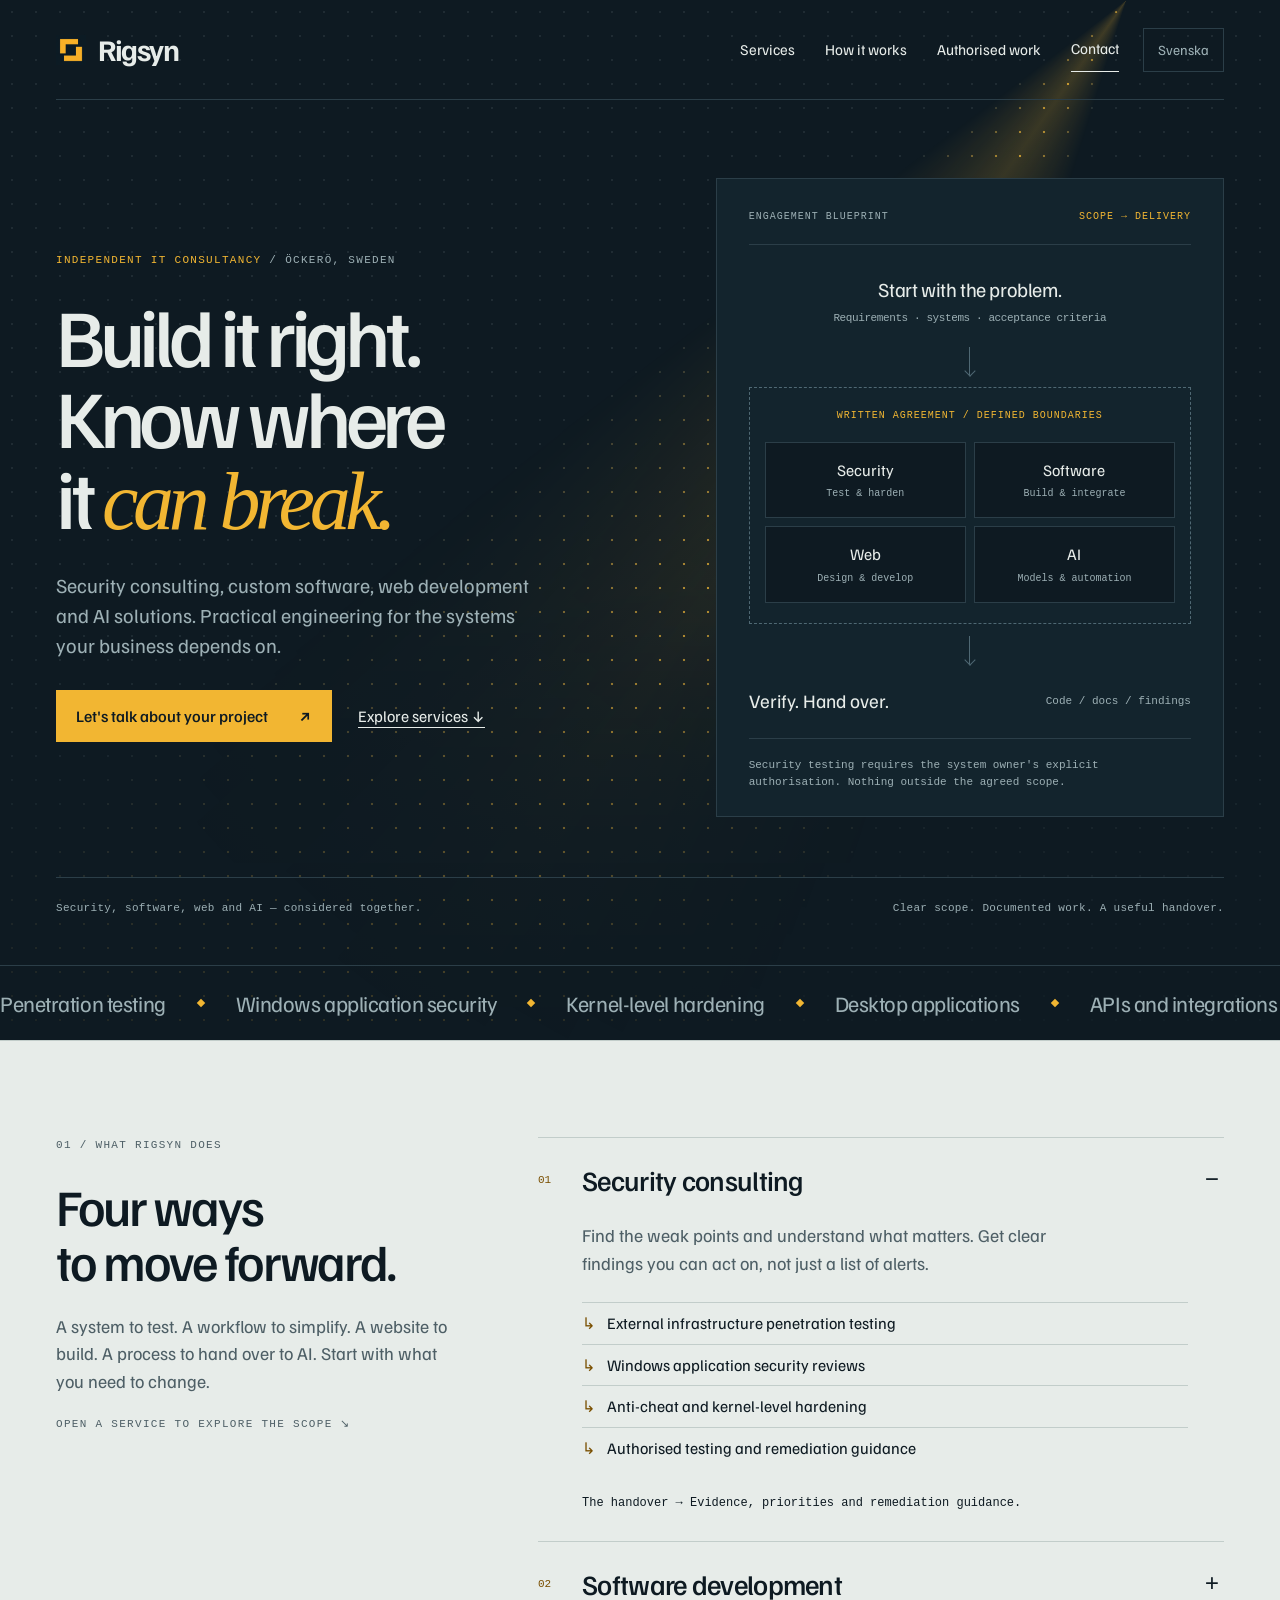
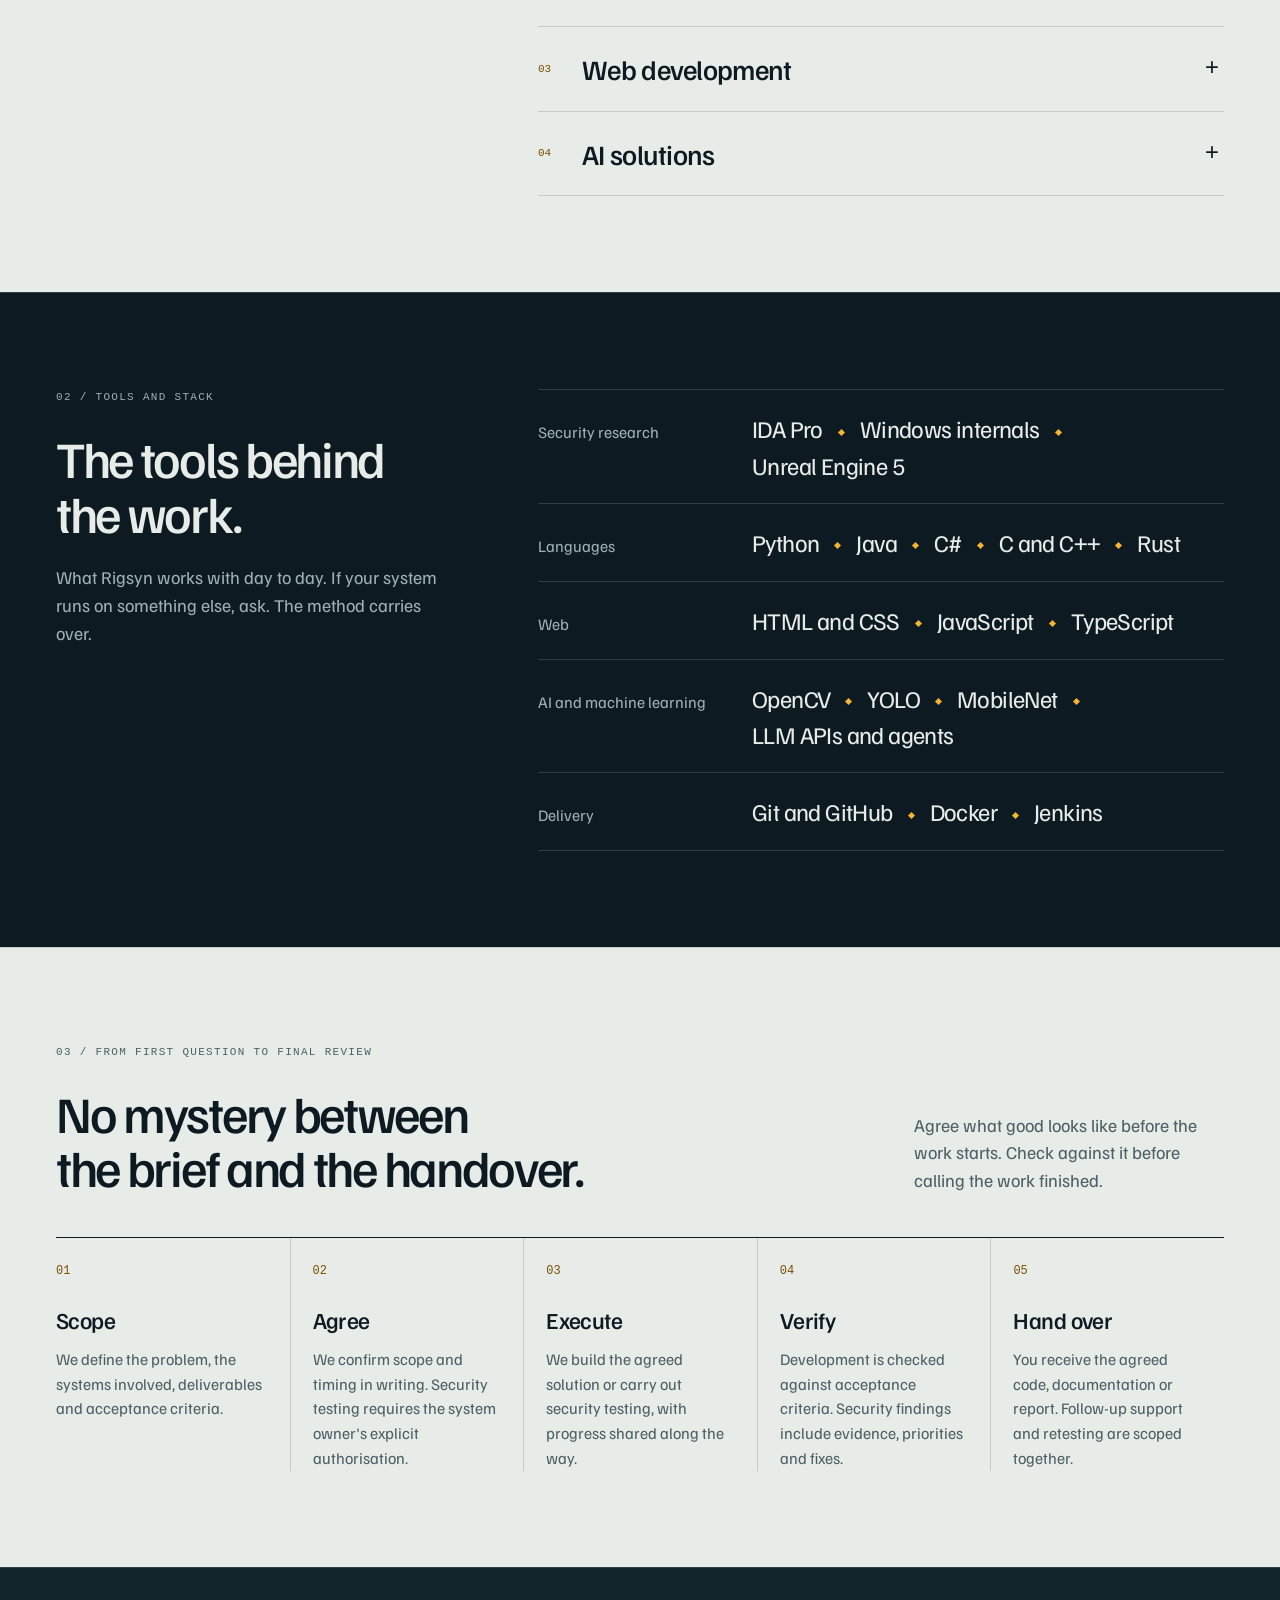
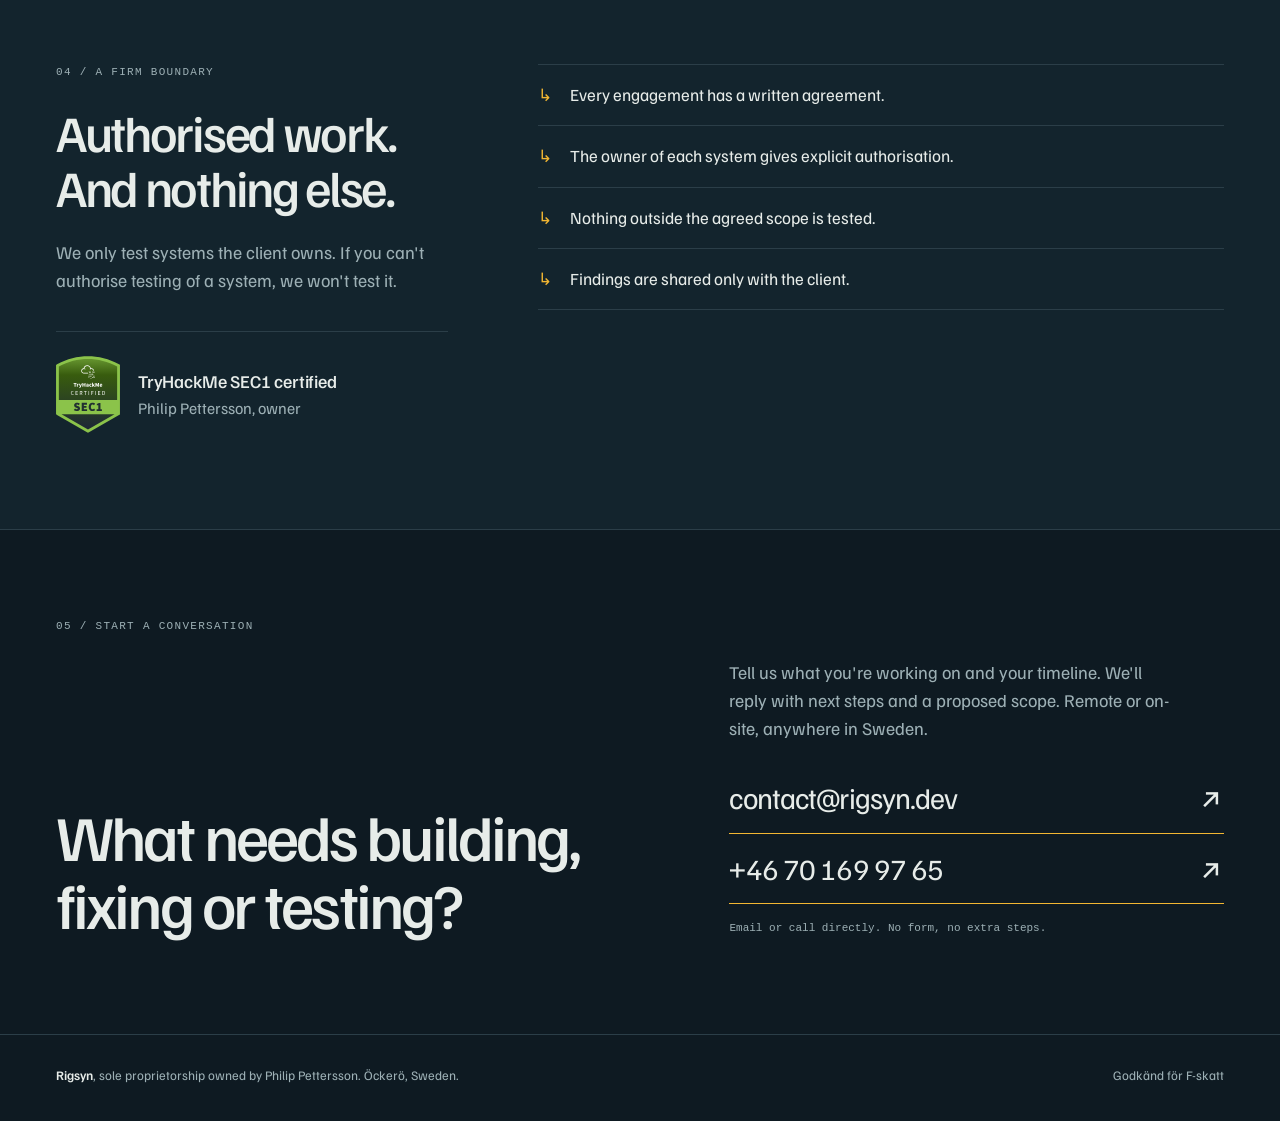
<file: index.html>
<!doctype html>
<html lang="en">
<head>
<meta charset="utf-8">
<meta name="viewport" content="width=device-width, initial-scale=1">
<title>Rigsyn – Security, software, web & AI | Öckerö, Sweden</title>
<meta name="description" content="Rigsyn is an IT consultancy in Öckerö, Sweden, offering security testing, software development, web development and AI solutions. Practical engineering, clearly scoped.">
<link rel="canonical" href="https://rigsyn.dev/">
<meta property="og:type" content="website">
<meta property="og:site_name" content="Rigsyn">
<meta property="og:locale" content="en_GB">
<meta property="og:locale:alternate" content="sv_SE">
<meta property="og:url" content="https://rigsyn.dev/">
<meta property="og:title" content="Rigsyn – Build it right. Know where it can break.">
<meta property="og:description" content="Security testing, software development, web development and AI solutions from Öckerö, Sweden.">
<meta property="og:image" content="https://rigsyn.dev/assets/og.png">
<meta property="og:image:width" content="1200">
<meta property="og:image:height" content="630">
<meta name="twitter:card" content="summary_large_image">
<meta name="color-scheme" content="dark light">
<meta name="theme-color" content="#0e1a22">
<link rel="icon" href="/favicon.ico" sizes="16x16 32x32 48x48 64x64 128x128 256x256" type="image/x-icon">
<link rel="icon" href="/favicon-96x96.png" sizes="96x96" type="image/png">
<link rel="apple-touch-icon" href="/apple-touch-icon.png" sizes="180x180">
<link rel="preconnect" href="https://fonts.googleapis.com">
<link rel="preconnect" href="https://fonts.gstatic.com" crossorigin>
<link href="https://fonts.googleapis.com/css2?family=Familjen+Grotesk:ital,wght@0,400;0,500;0,600;0,700;1,400;1,500&display=swap" rel="stylesheet">
<link rel="stylesheet" href="styles.css">
<link rel="alternate" hreflang="en" href="https://rigsyn.dev/">
<link rel="alternate" hreflang="sv" href="https://rigsyn.dev/sv/">
<link rel="alternate" hreflang="x-default" href="https://rigsyn.dev/">
<script type="application/ld+json">
{"@context":"https://schema.org","@type":"ProfessionalService","name":"Rigsyn","url":"https://rigsyn.dev/","image":"https://rigsyn.dev/assets/og.png","email":"contact@rigsyn.dev","telephone":"+46701699765","description":"IT consultancy offering security testing, software development, web development and AI solutions.","address":{"@type":"PostalAddress","addressLocality":"Öckerö","addressCountry":"SE"},"areaServed":{"@type":"Country","name":"Sweden"},"founder":{"@type":"Person","name":"Philip Pettersson"},"knowsAbout":["Penetration testing","Application security","Software development","Web development","Machine learning","LLM integrations"]}
</script>
<script>
// Swedish browsers get /sv/ unless the visitor has picked a language with the switch.
try{var lang=localStorage.getItem("lang")||((navigator.languages&&navigator.languages[0])||navigator.language||"").slice(0,2).toLowerCase();if(lang==="sv")location.replace("sv/"+location.hash)}catch(e){}
</script>
</head>
<body>
<a class="skip" href="#main">Skip to content</a>
<div class="beam" aria-hidden="true"></div>

<header class="site-head">
  <div class="wrap">
    <a class="brand" href="#top" aria-label="Rigsyn home"><img class="brand-mark" src="/favicon-96x96.png" width="30" height="30" alt="" decoding="async">Rigsyn</a>
    <nav aria-label="Main">
      <a href="#services">Services</a>
      <a href="#process">How it works</a>
      <a href="#authorised">Authorised work</a>
      <a href="#contact">Contact</a>
    </nav>
    <a class="lang" href="sv/" hreflang="sv" lang="sv" onclick="try{localStorage.setItem('lang','sv')}catch(e){}">Svenska</a>
  </div>
</header>

<main id="main" tabindex="-1">
  <div class="hero" id="top"><div class="wrap"><div class="hero-grid"><div>
<p class="eyebrow"><span class="accent">Independent IT consultancy</span> / Öckerö, Sweden</p>
<h1>Build it right.<br>Know where<br>it <em>can break.</em></h1>
<p class="lede">Security consulting, custom software, web development and AI solutions. Practical engineering for the systems your business depends on.</p>
<div class="cta-row"><a class="btn" href="#contact">Let's talk about your project <span aria-hidden="true">↗</span></a><a class="text-link" href="#services">Explore services ↓</a></div>
</div><figure class="blueprint" aria-label="Engagement diagram: agree the scope, carry out security, software, web or AI work, then verify and hand over.">
<div class="diagram-head"><span>Engagement blueprint</span><span>Scope → delivery</span></div>
<div class="diagram-entry">Start with the problem.<small>Requirements · systems · acceptance criteria</small></div><div class="connector" aria-hidden="true"></div>
<div class="boundary"><p class="boundary-label">Written agreement / defined boundaries</p><div class="disciplines"><div class="discipline">Security<span>Test & harden</span></div><div class="discipline">Software<span>Build & integrate</span></div><div class="discipline">Web<span>Design & develop</span></div><div class="discipline">AI<span>Models & automation</span></div></div></div>
<div class="connector" aria-hidden="true"></div><div class="diagram-output"><span>Verify. Hand over.</span><span>Code / docs / findings</span></div>
<figcaption>Security testing requires the system owner's explicit authorisation. Nothing outside the agreed scope.</figcaption></figure></div>
<div class="hero-note"><span>Security, software, web and AI — considered together.</span><span>Clear scope. Documented work. A useful handover.</span></div></div></div>

  <div class="ticker"><div class="ticker-track">
    <ul aria-label="What we work with"><li>Penetration testing</li><li>Windows application security</li><li>Kernel-level hardening</li><li>Desktop applications</li><li>APIs and integrations</li><li>LLM integrations</li><li>Machine learning</li><li>AI automation</li><li>Web applications</li><li>Accessibility</li></ul>
    <ul aria-hidden="true"><li>Penetration testing</li><li>Windows application security</li><li>Kernel-level hardening</li><li>Desktop applications</li><li>APIs and integrations</li><li>LLM integrations</li><li>Machine learning</li><li>AI automation</li><li>Web applications</li><li>Accessibility</li></ul>
  </div></div>

  <section id="services" class="light" aria-labelledby="services-h">
    <div class="wrap section-grid"><div><p class="eyebrow">01 / What Rigsyn does</p><h2 id="services-h">Four ways<br>to move forward.</h2><p class="intro">A system to test. A workflow to simplify. A website to build. A process to hand over to AI. Start with what you need to change.</p><p class="eyebrow">Open a service to explore the scope ↘</p></div>
      <div class="services">
        <article class="service"><details open><summary><span class="service-number">01</span><h3>Security consulting</h3><span class="expand" aria-hidden="true"></span></summary><div class="service-body">
          <p>Find the weak points and understand what matters. Get clear findings you can act on, not just a list of alerts.</p>
          <ul>
            <li>External infrastructure penetration testing</li>
            <li>Windows application security reviews</li>
            <li>Anti-cheat and kernel-level hardening</li>
            <li>Authorised testing and remediation guidance</li>
          </ul>
        <p class="service-outcome">The handover → Evidence, priorities and remediation guidance.</p></div></details></article>
        <article class="service"><details><summary><span class="service-number">02</span><h3>Software development</h3><span class="expand" aria-hidden="true"></span></summary><div class="service-body">
          <p>Make the software fit the work. Custom applications and integrations, with maintainable code and security considered from the start.</p>
          <ul>
            <li>Desktop applications and internal tools</li>
            <li>APIs and system integrations</li>
            <li>Workflow automation</li>
            <li>Testing, documentation and handover</li>
          </ul>
        <p class="service-outcome">The handover → Agreed code, tests and documentation.</p></div></details></article>
        <article class="service"><details><summary><span class="service-number">03</span><h3>Web development</h3><span class="expand" aria-hidden="true"></span></summary><div class="service-body">
          <p>Give people a clear path through your website. Fast, accessible websites and web applications that work across devices.</p>
          <ul>
            <li>Company websites and landing pages</li>
            <li>Custom web applications</li>
            <li>Responsive interfaces and accessibility</li>
            <li>Performance and technical SEO</li>
          </ul>
        <p class="service-outcome">The handover → A tested website and the documentation to maintain it.</p></div></details></article>
        <article class="service"><details><summary><span class="service-number">04</span><h3>AI solutions</h3><span class="expand" aria-hidden="true"></span></summary><div class="service-body">
          <p>Put AI to work where it saves real time. Language models, machine learning and automation built into your existing systems, with your data kept under control.</p>
          <ul>
            <li>LLM integrations: assistants, document search and chat</li>
            <li>Custom machine learning models trained on your data</li>
            <li>AI-driven workflow and data automation</li>
            <li>Evaluation, documentation and handover</li>
          </ul>
        <p class="service-outcome">The handover → A working solution, evaluation results and documentation.</p></div></details></article>
      </div>
    </div>
  </section>

  <section id="stack" aria-labelledby="stack-h">
    <div class="wrap section-grid"><div><p class="eyebrow">02 / Tools and stack</p><h2 id="stack-h">The tools behind<br>the work.</h2><p class="intro">What Rigsyn works with day to day. If your system runs on something else, ask. The method carries over.</p></div>
      <dl class="stack-list">
        <div class="stack-row"><dt>Security research</dt><dd><span>IDA Pro</span><span>Windows internals</span><span>Unreal Engine 5</span></dd></div>
        <div class="stack-row"><dt>Languages</dt><dd><span>Python</span><span>Java</span><span>C#</span><span>C and C++</span><span>Rust</span></dd></div>
        <div class="stack-row"><dt>Web</dt><dd><span>HTML and CSS</span><span>JavaScript</span><span>TypeScript</span></dd></div>
        <div class="stack-row"><dt>AI and machine learning</dt><dd><span>OpenCV</span><span>YOLO</span><span>MobileNet</span><span>LLM APIs and agents</span></dd></div>
        <div class="stack-row"><dt>Delivery</dt><dd><span>Git and GitHub</span><span>Docker</span><span>Jenkins</span></dd></div>
      </dl>
    </div>
  </section>

  <section id="process" class="light" aria-labelledby="process-h">
    <div class="wrap">
      <p class="eyebrow">03 / From first question to final review</p><div class="process-heading"><h2 id="process-h">No mystery between<br>the brief and the handover.</h2><p>Agree what good looks like before the work starts. Check against it before calling the work finished.</p></div>
      <ol class="steps">
        <li><h3>Scope</h3><p>We define the problem, the systems involved, deliverables and acceptance criteria.</p></li>
        <li><h3>Agree</h3><p>We confirm scope and timing in writing. Security testing requires the system owner's explicit authorisation.</p></li>
        <li><h3>Execute</h3><p>We build the agreed solution or carry out security testing, with progress shared along the way.</p></li>
        <li><h3>Verify</h3><p>Development is checked against acceptance criteria. Security findings include evidence, priorities and fixes.</p></li>
        <li><h3>Hand over</h3><p>You receive the agreed code, documentation or report. Follow-up support and retesting are scoped together.</p></li>
      </ol>
    </div>
  </section>

  <section id="authorised" class="auth" aria-labelledby="auth-h">
    <div class="wrap">
      <div>
        <p class="eyebrow">04 / A firm boundary</p><h2 id="auth-h">Authorised work.<br>And nothing else.</h2>
        <p class="intro">We only test systems the client owns. If you can't authorise testing of a system, we won't test it.</p>
        <p class="credential"><img src="assets/tryhackme-sec1.svg" width="64" height="77" alt="TryHackMe Certified SEC1 badge"><span><strong>TryHackMe SEC1 certified</strong>Philip Pettersson, owner</span></p>
      </div>
      <ul class="rules">
        <li>Every engagement has a written agreement.</li>
        <li>The owner of each system gives explicit authorisation.</li>
        <li>Nothing outside the agreed scope is tested.</li>
        <li>Findings are shared only with the client.</li>
      </ul>
    </div>
  </section>

  <section id="contact" class="contact" aria-labelledby="contact-h"><div class="wrap"><p class="eyebrow">05 / Start a conversation</p><div class="contact-grid"><h2 id="contact-h">What needs building,<br>fixing or testing?</h2><div><p>Tell us what you're working on and your timeline. We'll reply with next steps and a proposed scope. Remote or on-site, anywhere in Sweden.</p><a class="mail" href="mailto:contact@rigsyn.dev">contact@rigsyn.dev <span aria-hidden="true">↗</span></a><a class="mail" href="tel:+46701699765">+46 70 169 97 65 <span aria-hidden="true">↗</span></a><p class="contact-note">Email or call directly. No form, no extra steps.</p></div></div></div></section>
</main>

<footer>
  <div class="wrap">
    <p><strong>Rigsyn</strong>, sole proprietorship owned by Philip Pettersson. Öckerö, Sweden.</p>
    <p>Godkänd för F-skatt</p>
  </div>
</footer>
</body>
</html>
</file>
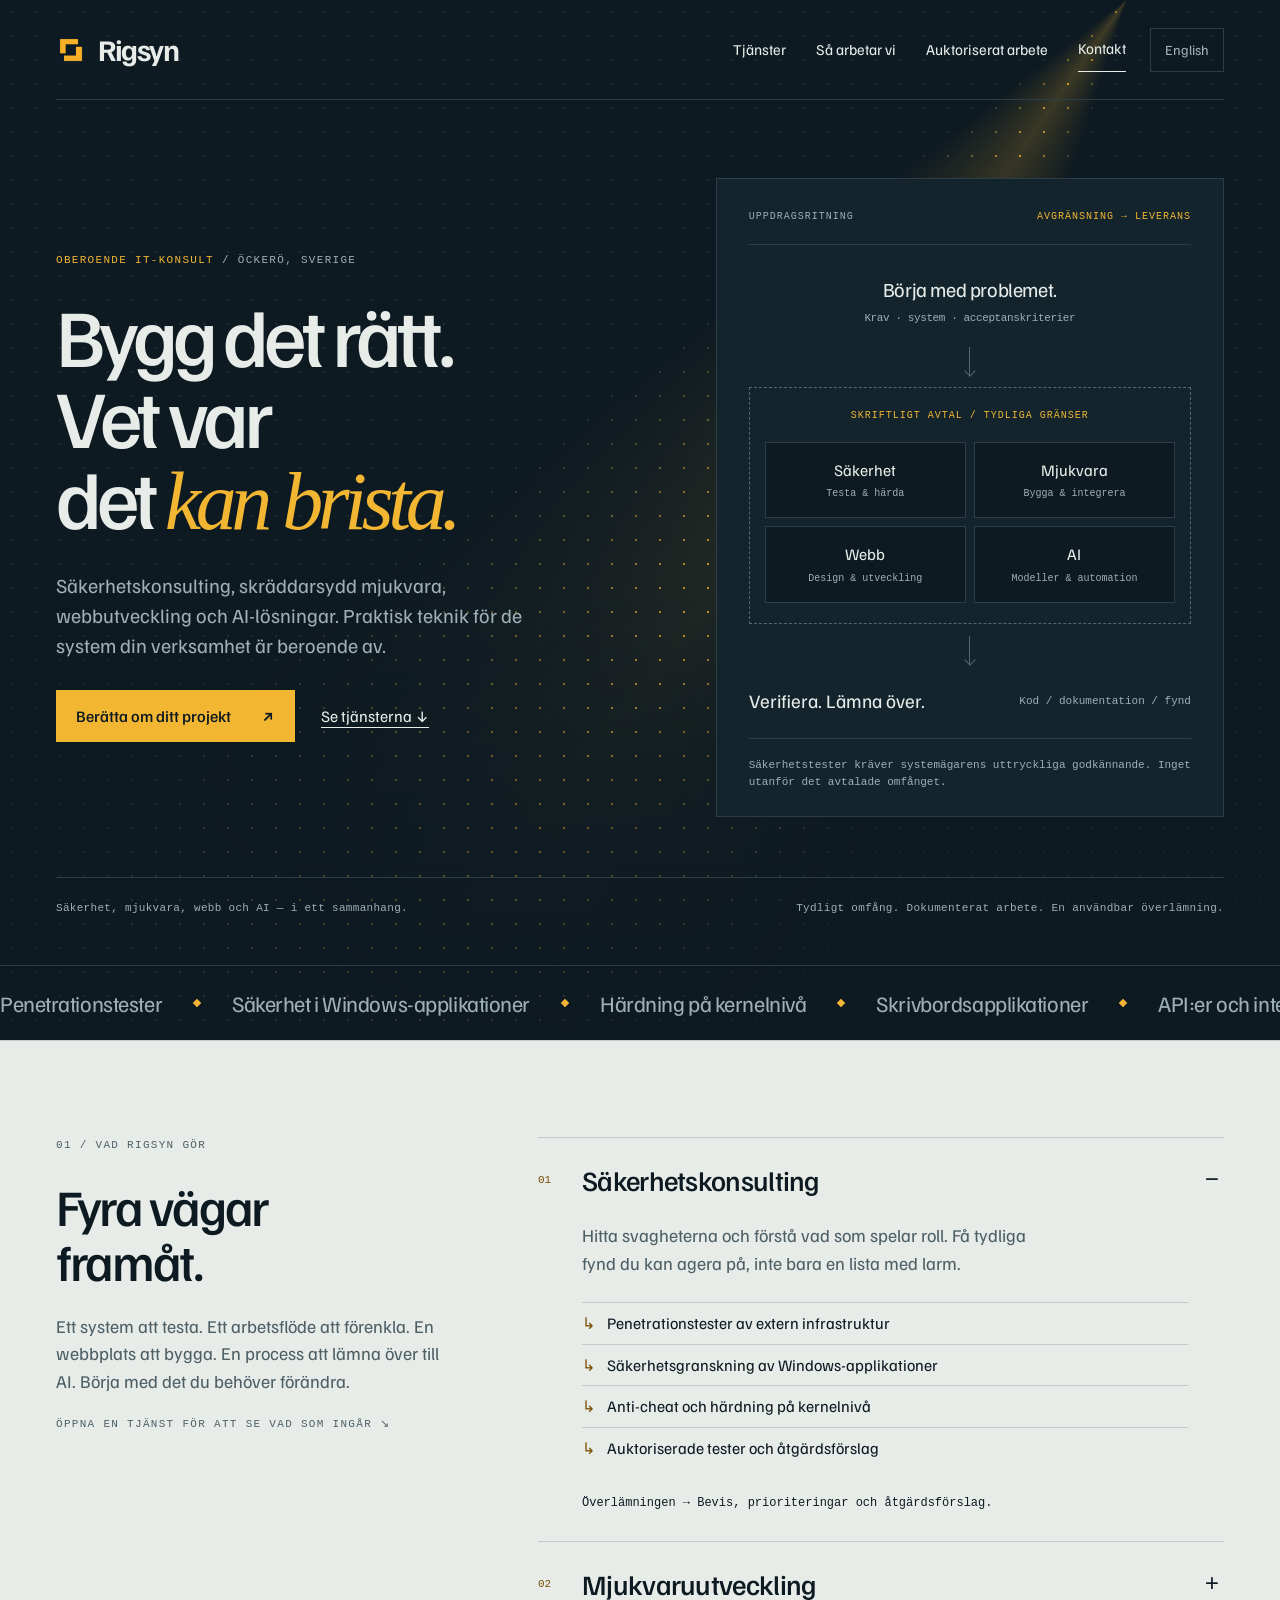
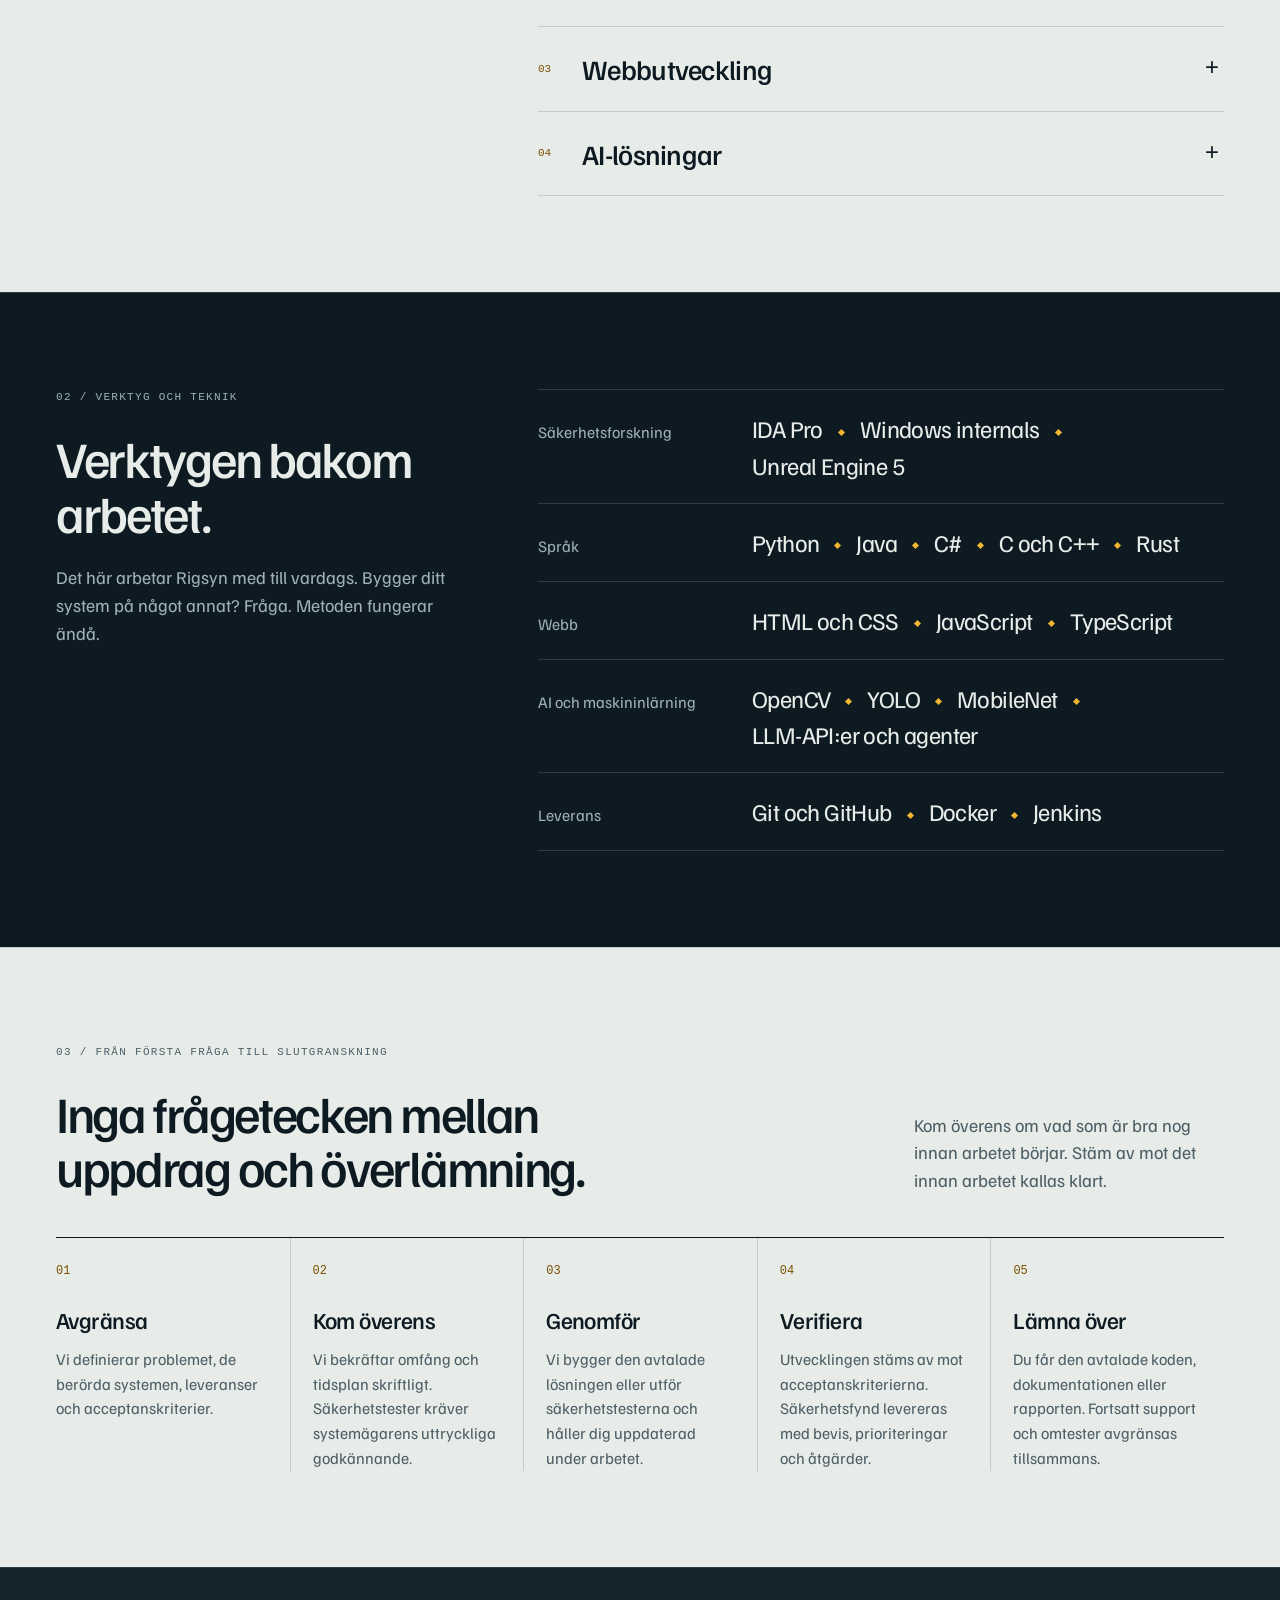
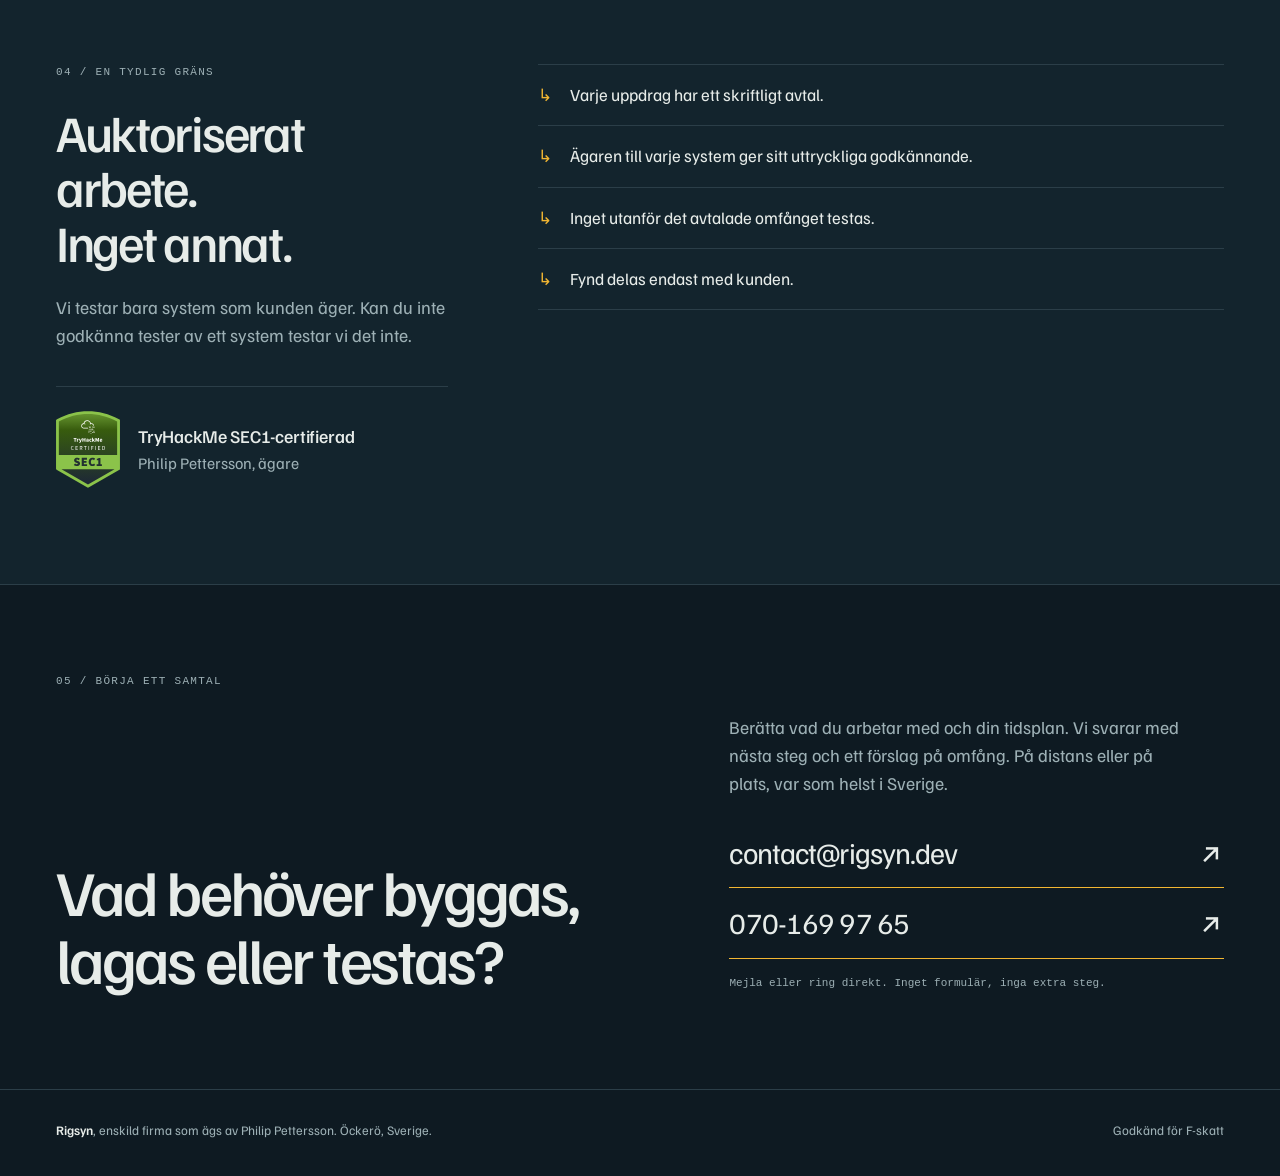
<file: sv/index.html>
<!doctype html>
<html lang="sv">
<head>
<meta charset="utf-8">
<meta name="viewport" content="width=device-width, initial-scale=1">
<title>Rigsyn – IT-konsult på Öckerö: säkerhet, mjukvara, webb, AI</title>
<meta name="description" content="Rigsyn är ett IT-konsultbolag på Öckerö som erbjuder säkerhetstester, mjukvaruutveckling, webbutveckling och AI-lösningar. Praktisk teknik med tydligt avgränsade uppdrag.">
<link rel="canonical" href="https://rigsyn.dev/sv/">
<meta property="og:type" content="website">
<meta property="og:site_name" content="Rigsyn">
<meta property="og:locale" content="sv_SE">
<meta property="og:locale:alternate" content="en_GB">
<meta property="og:url" content="https://rigsyn.dev/sv/">
<meta property="og:title" content="Rigsyn – Bygg det rätt. Vet var det kan brista.">
<meta property="og:description" content="Säkerhetstester, mjukvaruutveckling, webbutveckling och AI-lösningar från Öckerö.">
<meta property="og:image" content="https://rigsyn.dev/assets/og.png">
<meta property="og:image:width" content="1200">
<meta property="og:image:height" content="630">
<meta name="twitter:card" content="summary_large_image">
<meta name="color-scheme" content="dark light">
<meta name="theme-color" content="#0e1a22">
<link rel="icon" href="/favicon.ico" sizes="16x16 32x32 48x48 64x64 128x128 256x256" type="image/x-icon">
<link rel="icon" href="/favicon-96x96.png" sizes="96x96" type="image/png">
<link rel="apple-touch-icon" href="/apple-touch-icon.png" sizes="180x180">
<link rel="preconnect" href="https://fonts.googleapis.com">
<link rel="preconnect" href="https://fonts.gstatic.com" crossorigin>
<link href="https://fonts.googleapis.com/css2?family=Familjen+Grotesk:ital,wght@0,400;0,500;0,600;0,700;1,400;1,500&display=swap" rel="stylesheet">
<link rel="stylesheet" href="../styles.css">
<link rel="alternate" hreflang="en" href="https://rigsyn.dev/">
<link rel="alternate" hreflang="sv" href="https://rigsyn.dev/sv/">
<link rel="alternate" hreflang="x-default" href="https://rigsyn.dev/">
<script type="application/ld+json">
{"@context":"https://schema.org","@type":"ProfessionalService","name":"Rigsyn","url":"https://rigsyn.dev/sv/","image":"https://rigsyn.dev/assets/og.png","email":"contact@rigsyn.dev","telephone":"+46701699765","description":"IT-konsultbolag som erbjuder säkerhetstester, mjukvaruutveckling, webbutveckling och AI-lösningar.","address":{"@type":"PostalAddress","addressLocality":"Öckerö","addressCountry":"SE"},"areaServed":{"@type":"Country","name":"Sverige"},"founder":{"@type":"Person","name":"Philip Pettersson"},"knowsAbout":["Penetrationstester","Applikationssäkerhet","Mjukvaruutveckling","Webbutveckling","Maskininlärning","LLM-integrationer"]}
</script>
</head>
<body>
<a class="skip" href="#main">Hoppa till innehållet</a>
<div class="beam" aria-hidden="true"></div>

<header class="site-head">
  <div class="wrap">
    <a class="brand" href="#top" aria-label="Rigsyn startsida"><img class="brand-mark" src="/favicon-96x96.png" width="30" height="30" alt="" decoding="async">Rigsyn</a>
    <nav aria-label="Huvudmeny">
      <a href="#services">Tjänster</a>
      <a href="#process">Så arbetar vi</a>
      <a href="#authorised">Auktoriserat arbete</a>
      <a href="#contact">Kontakt</a>
    </nav>
    <a class="lang" href="../" hreflang="en" lang="en" onclick="try{localStorage.setItem('lang','en')}catch(e){}">English</a>
  </div>
</header>

<main id="main" tabindex="-1">
  <div class="hero" id="top"><div class="wrap"><div class="hero-grid"><div>
<p class="eyebrow"><span class="accent">Oberoende IT-konsult</span> / Öckerö, Sverige</p>
<h1>Bygg det rätt.<br>Vet var<br>det <em>kan brista.</em></h1>
<p class="lede">Säkerhetskonsulting, skräddarsydd mjukvara, webbutveckling och AI-lösningar. Praktisk teknik för de system din verksamhet är beroende av.</p>
<div class="cta-row"><a class="btn" href="#contact">Berätta om ditt projekt <span aria-hidden="true">↗</span></a><a class="text-link" href="#services">Se tjänsterna ↓</a></div>
</div><figure class="blueprint" aria-label="Uppdragsdiagram: avgränsa uppdraget, utför säkerhets-, mjukvaru-, webb- eller AI-arbete, verifiera och lämna över.">
<div class="diagram-head"><span>Uppdragsritning</span><span>Avgränsning → leverans</span></div>
<div class="diagram-entry">Börja med problemet.<small>Krav · system · acceptanskriterier</small></div><div class="connector" aria-hidden="true"></div>
<div class="boundary"><p class="boundary-label">Skriftligt avtal / tydliga gränser</p><div class="disciplines"><div class="discipline">Säkerhet<span>Testa & härda</span></div><div class="discipline">Mjukvara<span>Bygga & integrera</span></div><div class="discipline">Webb<span>Design & utveckling</span></div><div class="discipline">AI<span>Modeller & automation</span></div></div></div>
<div class="connector" aria-hidden="true"></div><div class="diagram-output"><span>Verifiera. Lämna över.</span><span>Kod / dokumentation / fynd</span></div>
<figcaption>Säkerhetstester kräver systemägarens uttryckliga godkännande. Inget utanför det avtalade omfånget.</figcaption></figure></div>
<div class="hero-note"><span>Säkerhet, mjukvara, webb och AI — i ett sammanhang.</span><span>Tydligt omfång. Dokumenterat arbete. En användbar överlämning.</span></div></div></div>

  <div class="ticker"><div class="ticker-track">
    <ul aria-label="Det här arbetar vi med"><li>Penetrationstester</li><li>Säkerhet i Windows-applikationer</li><li>Härdning på kernelnivå</li><li>Skrivbordsapplikationer</li><li>API:er och integrationer</li><li>LLM-integrationer</li><li>Maskininlärning</li><li>AI-automation</li><li>Webbapplikationer</li><li>Tillgänglighet</li></ul>
    <ul aria-hidden="true"><li>Penetrationstester</li><li>Säkerhet i Windows-applikationer</li><li>Härdning på kernelnivå</li><li>Skrivbordsapplikationer</li><li>API:er och integrationer</li><li>LLM-integrationer</li><li>Maskininlärning</li><li>AI-automation</li><li>Webbapplikationer</li><li>Tillgänglighet</li></ul>
  </div></div>

  <section id="services" class="light" aria-labelledby="services-h">
    <div class="wrap section-grid"><div><p class="eyebrow">01 / Vad Rigsyn gör</p><h2 id="services-h">Fyra vägar<br>framåt.</h2><p class="intro">Ett system att testa. Ett arbetsflöde att förenkla. En webbplats att bygga. En process att lämna över till AI. Börja med det du behöver förändra.</p><p class="eyebrow">Öppna en tjänst för att se vad som ingår ↘</p></div>
      <div class="services">
        <article class="service"><details open><summary><span class="service-number">01</span><h3>Säkerhetskonsulting</h3><span class="expand" aria-hidden="true"></span></summary><div class="service-body">
          <p>Hitta svagheterna och förstå vad som spelar roll. Få tydliga fynd du kan agera på, inte bara en lista med larm.</p>
          <ul>
            <li>Penetrationstester av extern infrastruktur</li>
            <li>Säkerhetsgranskning av Windows-applikationer</li>
            <li>Anti-cheat och härdning på kernelnivå</li>
            <li>Auktoriserade tester och åtgärdsförslag</li>
          </ul>
        <p class="service-outcome">Överlämningen → Bevis, prioriteringar och åtgärdsförslag.</p></div></details></article>
        <article class="service"><details><summary><span class="service-number">02</span><h3>Mjukvaruutveckling</h3><span class="expand" aria-hidden="true"></span></summary><div class="service-body">
          <p>Låt mjukvaran passa arbetet. Skräddarsydda applikationer och integrationer, med underhållbar kod och säkerhet från början.</p>
          <ul>
            <li>Skrivbordsapplikationer och interna verktyg</li>
            <li>API:er och systemintegrationer</li>
            <li>Automatisering av arbetsflöden</li>
            <li>Testning, dokumentation och överlämning</li>
          </ul>
        <p class="service-outcome">Överlämningen → Avtalad kod, tester och dokumentation.</p></div></details></article>
        <article class="service"><details><summary><span class="service-number">03</span><h3>Webbutveckling</h3><span class="expand" aria-hidden="true"></span></summary><div class="service-body">
          <p>Ge besökarna en tydlig väg genom din webbplats. Snabba, tillgängliga webbplatser och webbapplikationer som fungerar på alla enheter.</p>
          <ul>
            <li>Företagswebbplatser och landningssidor</li>
            <li>Skräddarsydda webbapplikationer</li>
            <li>Responsiva gränssnitt och tillgänglighet</li>
            <li>Prestanda och teknisk SEO</li>
          </ul>
        <p class="service-outcome">Överlämningen → En testad webbplats och dokumentation för att underhålla den.</p></div></details></article>
        <article class="service"><details><summary><span class="service-number">04</span><h3>AI-lösningar</h3><span class="expand" aria-hidden="true"></span></summary><div class="service-body">
          <p>Låt AI göra nytta där den sparar verklig tid. Språkmodeller, maskininlärning och automation inbyggt i dina befintliga system, med din data under kontroll.</p>
          <ul>
            <li>LLM-integrationer: assistenter, dokumentsök och chatt</li>
            <li>Egna maskininlärningsmodeller tränade på din data</li>
            <li>AI-driven automatisering av arbetsflöden och data</li>
            <li>Utvärdering, dokumentation och överlämning</li>
          </ul>
        <p class="service-outcome">Överlämningen → En fungerande lösning, utvärderingsresultat och dokumentation.</p></div></details></article>
      </div>
    </div>
  </section>

  <section id="stack" aria-labelledby="stack-h">
    <div class="wrap section-grid"><div><p class="eyebrow">02 / Verktyg och teknik</p><h2 id="stack-h">Verktygen bakom<br>arbetet.</h2><p class="intro">Det här arbetar Rigsyn med till vardags. Bygger ditt system på något annat? Fråga. Metoden fungerar ändå.</p></div>
      <dl class="stack-list">
        <div class="stack-row"><dt>Säkerhetsforskning</dt><dd><span>IDA Pro</span><span>Windows internals</span><span>Unreal Engine 5</span></dd></div>
        <div class="stack-row"><dt>Språk</dt><dd><span>Python</span><span>Java</span><span>C#</span><span>C och C++</span><span>Rust</span></dd></div>
        <div class="stack-row"><dt>Webb</dt><dd><span>HTML och CSS</span><span>JavaScript</span><span>TypeScript</span></dd></div>
        <div class="stack-row"><dt>AI och maskininlärning</dt><dd><span>OpenCV</span><span>YOLO</span><span>MobileNet</span><span>LLM-API:er och agenter</span></dd></div>
        <div class="stack-row"><dt>Leverans</dt><dd><span>Git och GitHub</span><span>Docker</span><span>Jenkins</span></dd></div>
      </dl>
    </div>
  </section>

  <section id="process" class="light" aria-labelledby="process-h">
    <div class="wrap">
      <p class="eyebrow">03 / Från första fråga till slutgranskning</p><div class="process-heading"><h2 id="process-h">Inga frågetecken mellan<br>uppdrag och överlämning.</h2><p>Kom överens om vad som är bra nog innan arbetet börjar. Stäm av mot det innan arbetet kallas klart.</p></div>
      <ol class="steps">
        <li><h3>Avgränsa</h3><p>Vi definierar problemet, de berörda systemen, leveranser och acceptanskriterier.</p></li>
        <li><h3>Kom överens</h3><p>Vi bekräftar omfång och tidsplan skriftligt. Säkerhetstester kräver systemägarens uttryckliga godkännande.</p></li>
        <li><h3>Genomför</h3><p>Vi bygger den avtalade lösningen eller utför säkerhetstesterna och håller dig uppdaterad under arbetet.</p></li>
        <li><h3>Verifiera</h3><p>Utvecklingen stäms av mot acceptanskriterierna. Säkerhetsfynd levereras med bevis, prioriteringar och åtgärder.</p></li>
        <li><h3>Lämna över</h3><p>Du får den avtalade koden, dokumentationen eller rapporten. Fortsatt support och omtester avgränsas tillsammans.</p></li>
      </ol>
    </div>
  </section>

  <section id="authorised" class="auth" aria-labelledby="auth-h">
    <div class="wrap">
      <div>
        <p class="eyebrow">04 / En tydlig gräns</p><h2 id="auth-h">Auktoriserat arbete.<br>Inget annat.</h2>
        <p class="intro">Vi testar bara system som kunden äger. Kan du inte godkänna tester av ett system testar vi det inte.</p>
        <p class="credential"><img src="../assets/tryhackme-sec1.svg" width="64" height="77" alt="TryHackMe Certified SEC1-märke"><span><strong>TryHackMe SEC1-certifierad</strong>Philip Pettersson, ägare</span></p>
      </div>
      <ul class="rules">
        <li>Varje uppdrag har ett skriftligt avtal.</li>
        <li>Ägaren till varje system ger sitt uttryckliga godkännande.</li>
        <li>Inget utanför det avtalade omfånget testas.</li>
        <li>Fynd delas endast med kunden.</li>
      </ul>
    </div>
  </section>

  <section id="contact" class="contact" aria-labelledby="contact-h"><div class="wrap"><p class="eyebrow">05 / Börja ett samtal</p><div class="contact-grid"><h2 id="contact-h">Vad behöver byggas,<br>lagas eller testas?</h2><div><p>Berätta vad du arbetar med och din tidsplan. Vi svarar med nästa steg och ett förslag på omfång. På distans eller på plats, var som helst i Sverige.</p><a class="mail" href="mailto:contact@rigsyn.dev">contact@rigsyn.dev <span aria-hidden="true">↗</span></a><a class="mail" href="tel:+46701699765">070-169 97 65 <span aria-hidden="true">↗</span></a><p class="contact-note">Mejla eller ring direkt. Inget formulär, inga extra steg.</p></div></div></div></section>
</main>

<footer>
  <div class="wrap">
    <p><strong>Rigsyn</strong>, enskild firma som ägs av Philip Pettersson. Öckerö, Sverige.</p>
    <p>Godkänd för F-skatt</p>
  </div>
</footer>
</body>
</html>
</file>
<file: styles.css>
/* Archipelago at night: dark by default, .light sections switch the same tokens to chart paper. */
:root{--paper:#0e1a22;--ink:#e7ece9;--muted:#9db0b5;--line:#2b3e48;--accent:#f2b632;--deep:#13242d;--font:"Familjen Grotesk","Helvetica Neue",Arial,sans-serif;--mono:Consolas,monospace}
.light{--paper:#e7ece9;--ink:#0e1a22;--muted:#4e5f66;--line:#c2cdca;--accent:#7a4f00;background:var(--paper);color:var(--ink)}
*{box-sizing:border-box}html{scroll-behavior:smooth;scroll-padding-top:24px}body{margin:0;background:var(--paper);color:var(--ink);font:18px/1.55 var(--font);-webkit-text-size-adjust:100%}::selection{background:#f2b632;color:#0e1a22}a{color:inherit;text-underline-offset:5px}a:hover{color:var(--accent)}:focus-visible{outline:3px solid var(--accent);outline-offset:5px}.wrap{width:min(1248px,calc(100% - 112px));margin:auto}.skip{position:absolute;top:10px;left:16px;padding:12px 20px;background:var(--ink);color:var(--paper);z-index:5;transform:translateY(-160%)}.skip:focus{transform:none}.site-head .wrap{display:flex;align-items:center;justify-content:space-between;min-height:100px;border-bottom:1px solid var(--line);gap:24px}.brand{font-size:30px;font-weight:700;text-decoration:none;letter-spacing:-1.5px;display:inline-flex;align-items:center;gap:12px;min-height:44px}.brand-mark{display:block;width:30px;height:30px;flex-shrink:0;object-fit:contain}.site-head nav{display:flex;gap:30px;align-items:center;font-size:15px}.site-head nav a{display:inline-flex;align-items:center;min-width:44px;min-height:44px;text-decoration:none}.site-head nav a:last-child{border-bottom:1px solid var(--ink)}.eyebrow{font:11px/1.6 var(--mono);letter-spacing:1.3px;text-transform:uppercase;color:var(--muted);margin:0 0 24px}.eyebrow .accent{color:var(--accent)}h1,h2,h3,p{margin-top:0}h1{font-weight:500;font-size:clamp(58px,6.4vw,92px);line-height:.99;letter-spacing:-.065em;margin-bottom:28px}h1 em{font-family:Georgia,"Times New Roman",serif;font-weight:400;color:var(--accent);letter-spacing:-.065em}h2{font-size:clamp(36px,4vw,54px);font-weight:500;line-height:1.07;letter-spacing:-.045em;margin-bottom:24px}h3{font-weight:500;line-height:1.2;letter-spacing:-.025em}p{margin-bottom:20px}.hero{padding:78px 0 48px}.hero-grid{display:grid;grid-template-columns:1.15fr 1fr;gap:75px;align-items:center}.lede{max-width:480px;color:var(--muted);font-size:20px;line-height:1.5}.cta-row{display:flex;align-items:center;gap:26px;flex-wrap:wrap;margin-top:30px}.btn{display:inline-flex;align-items:center;justify-content:space-between;gap:30px;min-height:52px;padding:13px 20px;font-size:16px;text-decoration:none;background:var(--accent);color:var(--paper);font-weight:500}.btn:hover{background:var(--ink);color:var(--paper)}.text-link{font-size:16px;display:inline-flex;align-items:center;min-height:44px}.hero-note{border-top:1px solid var(--line);margin:60px 0 0;padding-top:22px;display:flex;justify-content:space-between;gap:20px;font:11px/1.6 var(--mono);letter-spacing:.3px;color:var(--muted)}
/* A process diagram, not simulated software or live metrics. */
.blueprint{margin:0;background:var(--deep);border:1px solid var(--line);padding:30px 32px 24px}.diagram-head{display:flex;justify-content:space-between;gap:16px;border-bottom:1px solid var(--line);padding-bottom:20px;font:10px/1.5 var(--mono);letter-spacing:1px;text-transform:uppercase;color:var(--muted)}.diagram-head span:last-child{color:var(--accent)}.diagram-entry{text-align:center;padding:29px 0 20px;font-size:20px;letter-spacing:-.02em}.diagram-entry small{display:block;color:var(--muted);font:11px/1.5 var(--mono);margin-top:5px}.connector{width:1px;height:28px;background:#4f6873;margin:auto;position:relative}.connector:after{content:"";position:absolute;bottom:0;left:-3px;width:7px;height:7px;border-right:1px solid #4f6873;border-bottom:1px solid #4f6873;transform:rotate(45deg)}.boundary{border:1px dashed #4f6873;padding:20px 15px;margin:12px 0}.boundary-label{text-align:center;color:var(--accent);font:10px/1.6 var(--mono);letter-spacing:1px;text-transform:uppercase;margin-bottom:18px}.disciplines{display:grid;grid-template-columns:repeat(2,1fr);gap:8px}.discipline{border:1px solid var(--line);padding:15px 4px;text-align:center;font-size:16px;background:var(--paper)}.discipline span{display:block;font:10px/1.6 var(--mono);color:var(--muted);margin-top:4px}.diagram-output{display:flex;justify-content:space-between;align-items:center;gap:10px;border-bottom:1px solid var(--line);padding:22px 0;font-size:19px}.diagram-output span:last-child{font:11px var(--mono);color:var(--muted)}.blueprint figcaption{font:11px/1.6 var(--mono);color:var(--muted);padding-top:18px}
/* Lighthouse: two beams sweep from the top-right corner and light up a chart grid. */
@property --sweep{syntax:"<angle>";inherits:true;initial-value:215deg}
.beam{position:absolute;z-index:-1;top:0;left:0;width:100%;height:min(1150px,150vh);overflow:hidden;pointer-events:none;--beam:conic-gradient(from calc(var(--sweep) - 18deg) at 88% 0,#0000,#000 18deg,#0000 36deg,#0000 180deg,#000 198deg,#0000 216deg);background:radial-gradient(circle,#9db0b51f 1px,#0000 1.6px) 0 0/24px 24px;-webkit-mask:linear-gradient(#000 50%,#0000);mask:linear-gradient(#000 50%,#0000);animation:sweep 24s linear infinite}
.beam:before,.beam:after{content:"";position:absolute;inset:0;-webkit-mask:var(--beam);mask:var(--beam)}
.beam:before{background:radial-gradient(circle at 88% 0,#f2b63238,#f2b6320d 55%,#0000 80%)}
.beam:after{background:radial-gradient(circle,#f2b632 1px,#0000 1.6px) 0 0/24px 24px;opacity:.75}
@keyframes sweep{to{--sweep:575deg}}
.ticker{overflow:hidden;border-top:1px solid var(--line);padding:20px 0}.ticker-track{display:flex;width:max-content;animation:tick 60s linear infinite}.ticker:hover .ticker-track{animation-play-state:paused}.ticker ul{display:flex;list-style:none;margin:0;padding:0}.ticker li{display:flex;align-items:center;gap:32px;padding-right:32px;font-size:22px;letter-spacing:-.02em;color:var(--muted);white-space:nowrap}.ticker li:after{content:"";width:6px;height:6px;background:var(--accent);transform:rotate(45deg)}@keyframes tick{to{transform:translateX(-50%)}}
.site-head nav{order:2;margin-left:auto}.lang{order:3;display:inline-flex;align-items:center;min-height:44px;padding:0 14px;border:1px solid var(--line);font-size:14px;text-decoration:none;color:var(--muted)}.lang:hover{border-color:var(--accent)}
.stack-list{margin:0;border-top:1px solid var(--line)}.stack-row{display:grid;grid-template-columns:190px 1fr;gap:24px;align-items:baseline;padding:22px 0;border-bottom:1px solid var(--line)}.stack-row dt{font-size:16px;color:var(--muted)}.stack-row dd{margin:0;display:flex;flex-wrap:wrap;row-gap:4px;font-size:24px;line-height:1.35;letter-spacing:-.025em}.stack-row dd span{white-space:nowrap}.stack-row dd span:not(:last-child):after{content:"";display:inline-block;width:5px;height:5px;margin:0 16px;vertical-align:middle;background:var(--accent);transform:rotate(45deg)}
section{padding:96px 0;border-top:1px solid var(--line)}.section-grid,.auth .wrap{display:grid;grid-template-columns:.8fr 1.4fr;gap:90px}.intro{color:var(--muted);max-width:470px}.service{border-top:1px solid var(--line)}.service:last-child{border-bottom:1px solid var(--line)}.service summary{cursor:pointer;list-style:none;display:grid;grid-template-columns:32px 1fr 24px;gap:12px;align-items:center;padding:25px 0;min-height:80px}.service summary::-webkit-details-marker{display:none}.service summary h3{font-size:28px;margin:0}.service-number{font:11px var(--mono);color:var(--accent)}.expand{font:24px var(--mono);text-align:center}.expand:before{content:"+"}details[open] .expand:before{content:"−"}.service summary:hover h3{color:var(--accent)}.service-body{padding:0 36px 28px 44px}.service-body p{color:var(--muted);max-width:480px}.service-body ul{padding:0;margin:24px 0;list-style:none;font-size:16px}.service-body li{padding:8px 0;border-top:1px solid var(--line)}.service-body li:before{content:"↳";color:var(--accent);margin-right:12px}.service-outcome{font:12px/1.7 var(--mono);color:var(--ink)!important;margin-bottom:0}.process-heading{display:flex;align-items:end;justify-content:space-between;gap:50px;margin-bottom:42px}.process-heading h2{margin:0;max-width:560px}.process-heading p{color:var(--muted);max-width:310px;margin:0}.steps{list-style:none;margin:0;padding:0;display:grid;grid-template-columns:repeat(5,1fr);counter-reset:step;border-top:1px solid var(--ink)}.steps li{counter-increment:step;padding:26px 22px 0 0}.steps li+li{border-left:1px solid var(--line);padding-left:22px}.steps li:before{content:"0" counter(step);font:12px var(--mono);color:var(--accent);display:block;margin-bottom:28px}.steps h3{font-size:23px;margin-bottom:13px}.steps p{font-size:16px;color:var(--muted);margin:0}.auth{background:var(--deep)}.rules{list-style:none;padding:0;margin:0;border-top:1px solid var(--line)}.rules li{padding:17px 0;display:flex;gap:18px;border-bottom:1px solid var(--line);font-size:17px}.rules li:before{content:"↳";color:var(--accent)}.credential{display:flex;align-items:center;gap:18px;margin:36px 0 0;padding-top:24px;border-top:1px solid var(--line);max-width:470px;font-size:16px;color:var(--muted)}.credential img{flex:none;display:block}.credential strong{display:block;color:var(--ink);font-weight:500;font-size:18px;letter-spacing:-.01em}.contact{padding:88px 0 96px}.contact-grid{display:grid;grid-template-columns:1.2fr 1fr;gap:80px;align-items:end}.contact h2{font-size:clamp(44px,5vw,68px);max-width:600px;margin-bottom:0}.contact p{color:var(--muted);max-width:450px}.mail{display:flex;justify-content:space-between;align-items:center;gap:18px;border-bottom:1px solid var(--accent);text-decoration:none;padding:12px 0;font-size:clamp(22px,2.3vw,32px);letter-spacing:-.03em;min-height:52px}.contact-note{font:11px/1.6 var(--mono);margin-top:16px;margin-bottom:0}footer{border-top:1px solid var(--line);padding:30px 0 36px;color:var(--muted);font-size:13px}footer .wrap{display:flex;justify-content:space-between;gap:24px}footer p{margin:0}footer strong{color:var(--ink);font-weight:600}
@media(max-width:1000px){.wrap{width:calc(100% - 64px)}.hero-grid{gap:36px;grid-template-columns:1fr 1fr}h1{font-size:64px}.blueprint{padding:24px 20px}.section-grid,.auth .wrap{gap:45px;grid-template-columns:.8fr 1.2fr}.service summary h3{font-size:24px}.contact-grid{gap:40px}.steps{grid-template-columns:1fr}.steps li,.steps li+li{display:grid;grid-template-columns:40px 130px 1fr;gap:20px;border-left:0;border-bottom:1px solid var(--line);padding:22px 0}.steps li:before,.steps h3{margin:0}.steps li:before{padding-top:6px}.process-heading{align-items:start}}
@media(max-width:800px){.hero-grid{grid-template-columns:1fr}.hero{padding-top:56px}.hero h1{max-width:650px;font-size:clamp(58px,9vw,80px)}.hero .lede{max-width:550px}.blueprint{max-width:560px;width:100%;margin-top:16px}.section-grid,.auth .wrap,.contact-grid{grid-template-columns:1fr;gap:36px}.intro{max-width:500px}.site-head nav{gap:20px}.site-head nav a{font-size:14px}.process-heading{display:block}.process-heading p{max-width:500px;margin-top:22px}section{padding:68px 0}.contact{padding:68px 0}.contact-grid{gap:32px}.mail{max-width:560px}.contact p{max-width:550px}}
@media(max-width:560px){.wrap{width:calc(100% - 40px)}.site-head .wrap{min-height:unset;padding:18px 0 10px;flex-wrap:wrap;gap:5px}.site-head nav{width:100%;justify-content:space-between;gap:8px}.site-head nav a{font-size:12px}.brand{font-size:28px}.hero{padding-top:42px}.hero h1{font-size:58px}.eyebrow{font-size:10px;letter-spacing:1px;margin-bottom:22px}.lede{font-size:18px}.cta-row{gap:20px;margin-top:26px}.btn{font-size:15px;gap:20px}.text-link{font-size:15px}.hero-note{display:block;margin-top:32px}.hero-note span{display:block}.hero-note span+span{margin-top:8px}.blueprint{padding:22px 18px}.discipline{font-size:14px}.discipline span{font-size:9px}.diagram-head{font-size:9px}.diagram-output{font-size:17px}.diagram-output span:last-child{font-size:10px}.service summary{grid-template-columns:24px 1fr 20px;gap:9px}.service summary h3{font-size:24px}.service-body{padding-left:33px;padding-right:0}.steps li,.steps li+li{grid-template-columns:30px 1fr;gap:10px 16px}.steps p{grid-column:2}.steps h3{font-size:23px}.steps li:before{grid-row:span 2}.contact h2{font-size:46px}footer .wrap{flex-direction:column;gap:12px}.rules li{font-size:16px}.mail{font-size:24px}.site-head nav{order:3}.lang{order:2;margin-left:auto;font-size:13px}.stack-row{grid-template-columns:1fr;gap:6px}.stack-row dd{font-size:20px}.stack-row dd span:not(:last-child):after{margin:0 11px}}
@media(prefers-reduced-motion:reduce){html{scroll-behavior:auto}*,*::before,*::after{animation:none!important;transition:none!important}}
</file>
